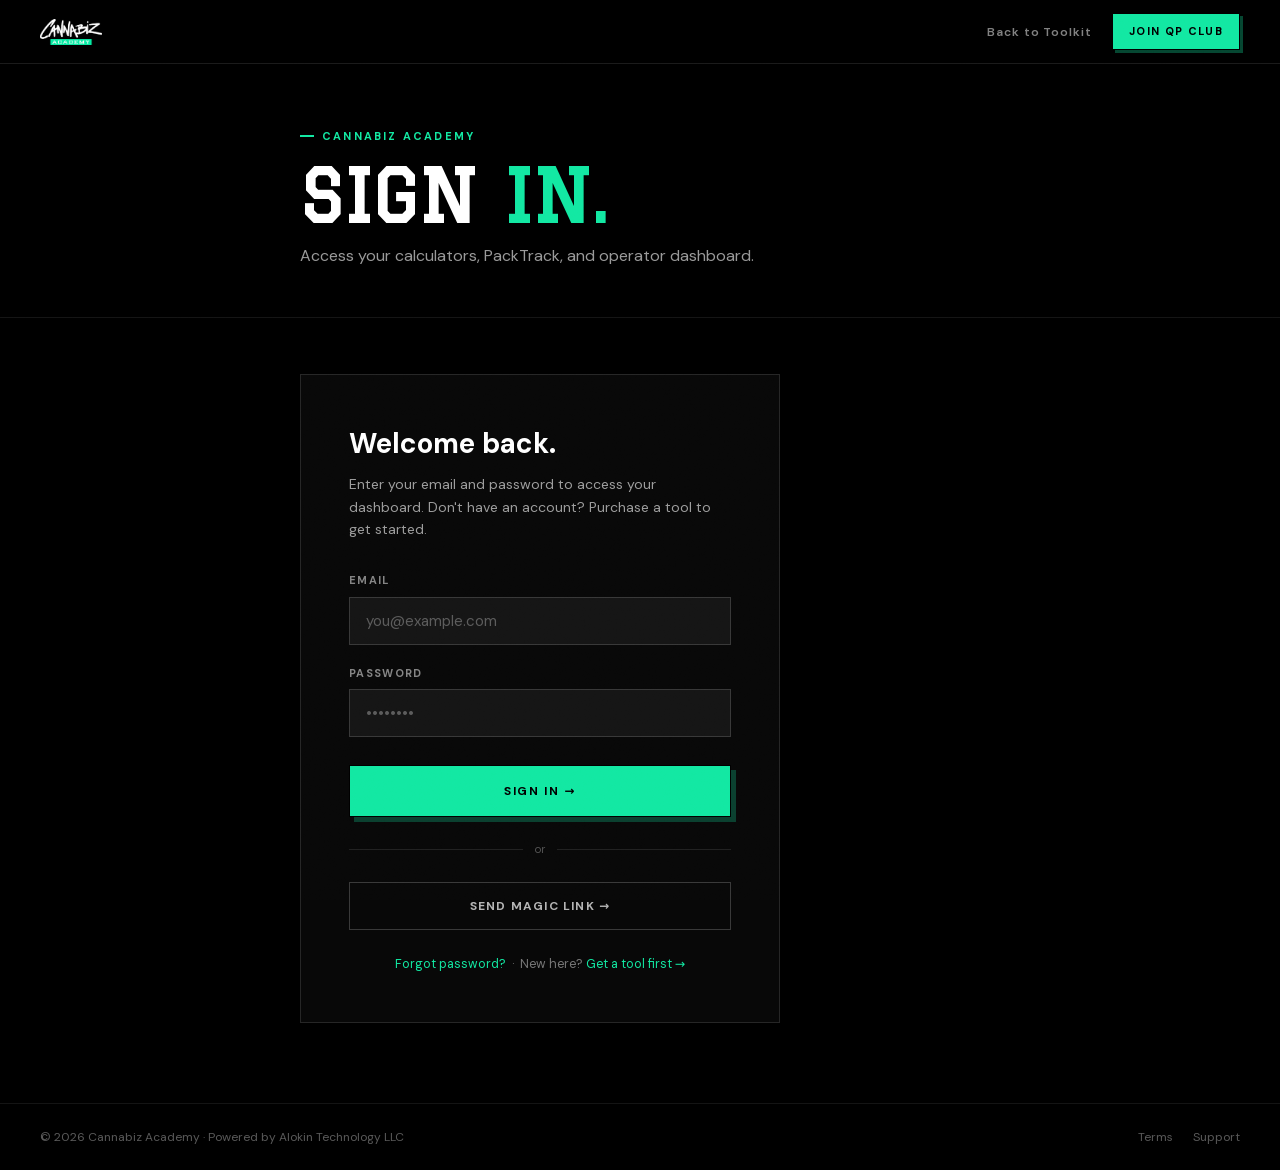
<file: support.html>
<!DOCTYPE html>
<html lang="en">
<head>
<meta charset="UTF-8">
<meta name="viewport" content="width=device-width,initial-scale=1">
<title>Cannabiz Academy</title>
<link rel="stylesheet" href="colors_and_type.css">
<link rel="icon" type="image/x-icon" href="assets/favicon.ico">
<link rel="icon" type="image/png" sizes="16x16" href="assets/favicon-16x16.png">
<link rel="icon" type="image/png" sizes="32x32" href="assets/favicon-32x32.png">
<link rel="icon" type="image/png" sizes="192x192" href="assets/favicon-192x192.png">
<link rel="apple-touch-icon" sizes="180x180" href="assets/apple-touch-icon.png">
<style>
  *, *::before, *::after { box-sizing: border-box; margin: 0; padding: 0; }
  html { scroll-behavior: smooth; }
  body { font-family: var(--font-body); background: #000; color: #fff; -webkit-font-smoothing: antialiased; line-height: 1.5; overflow-x: hidden; }
  a { color: inherit; text-decoration: none; }
  button { font: inherit; cursor: pointer; background: none; border: none; color: inherit; }
  img { display: block; max-width: 100%; }

  body::before {
    content: ''; position: fixed; inset: 0; z-index: 9999; pointer-events: none;
    background-image: url("data:image/svg+xml;utf8,<svg xmlns='http://www.w3.org/2000/svg' width='200' height='200'><filter id='n'><feTurbulence baseFrequency='.9' numOctaves='2' stitchTiles='stitch'/><feColorMatrix values='0 0 0 0 1  0 0 0 0 1  0 0 0 0 1  0 0 0 0.08 0'/></filter><rect width='100%25' height='100%25' filter='url(%23n)'/></svg>");
    mix-blend-mode: overlay; opacity: .55;
  }

  .page { display: none; min-height: 100vh; flex-direction: column; }
  .page.active { display: flex; }

  /* NAV */
  .nav {
    display: flex; align-items: center; justify-content: space-between;
    padding: 0 40px; height: 64px;
    border-bottom: 1px solid rgba(255,255,255,.1);
    position: sticky; top: 0; z-index: 200;
    background: rgba(0,0,0,.92); backdrop-filter: blur(12px);
  }
  .nav-logo { height: 26px; width: auto; }
  .nav-right { display: flex; align-items: center; gap: 20px; }
  .nav-link { font-size: 12px; font-weight: 600; letter-spacing: .08em; color: rgba(255,255,255,.5); transition: color .2s; }
  .nav-link:hover { color: #fff; }
  .nav-cta {
    font-size: 11px; font-weight: 700; letter-spacing: .12em; text-transform: uppercase;
    background: var(--cba-mint); color: #000; padding: 9px 16px;
    border: 1.5px solid #000; box-shadow: 3px 3px 0 rgba(18,232,162,.3);
    transition: transform .12s, box-shadow .12s;
  }
  .nav-cta:hover { transform: translate(1px,1px); box-shadow: 1px 1px 0 rgba(18,232,162,.3); }

  /* SHARED */
  .container { max-width: 760px; margin: 0 auto; padding: 0 40px; }
  .container.wide { max-width: 1100px; }
  .mint { color: var(--cba-mint); }
  .eyebrow {
    font-size: 11px; font-weight: 700; letter-spacing: .2em; text-transform: uppercase;
    color: var(--cba-mint); display: flex; align-items: center; gap: 8px; margin-bottom: 16px;
  }
  .eyebrow::before { content: ''; display: inline-block; width: 14px; height: 2px; background: var(--cba-mint); }

  .page-hero { padding: 64px 40px 48px; border-bottom: 1px solid rgba(255,255,255,.08); }
  .page-hero h1 {
    font-family: var(--font-display); font-size: clamp(36px, 6vw, 72px);
    text-transform: uppercase; line-height: .95; letter-spacing: .01em; margin-bottom: 14px;
  }
  .page-hero p { font-size: 16px; color: rgba(255,255,255,.6); line-height: 1.65; max-width: 520px; }

  .body-section { padding: 56px 40px 80px; flex: 1; }

  /* FOOTER */
  .footer {
    padding: 24px 40px; border-top: 1px solid rgba(255,255,255,.08);
    display: flex; justify-content: space-between; align-items: center; flex-wrap: wrap; gap: 12px;
    font-size: 12px; color: rgba(255,255,255,.35);
  }
  .footer a { color: rgba(255,255,255,.35); transition: color .2s; }
  .footer a:hover { color: var(--cba-mint); }
  .footer-links { display: flex; gap: 20px; }

  /* ── SIGN IN ── */
  .signin-card {
    background: rgba(255,255,255,.03); border: 1.5px solid rgba(255,255,255,.12);
    padding: 48px; max-width: 480px;
  }
  .signin-card h2 { font-family: var(--font-heading); font-size: 28px; font-weight: 700; margin-bottom: 8px; }
  .signin-card p { font-size: 14px; color: rgba(255,255,255,.6); margin-bottom: 32px; line-height: 1.6; }
  .form-group { margin-bottom: 20px; }
  .form-label { display: block; font-size: 11px; font-weight: 700; letter-spacing: .12em; text-transform: uppercase; color: rgba(255,255,255,.5); margin-bottom: 8px; }
  .form-input {
    width: 100%; padding: 13px 16px; background: rgba(255,255,255,.05);
    border: 1.5px solid rgba(255,255,255,.15); color: #fff;
    font-family: var(--font-body); font-size: 15px;
    transition: border-color .2s;
    outline: none;
  }
  .form-input:focus { border-color: var(--cba-mint); }
  .form-input::placeholder { color: rgba(255,255,255,.3); }
  .form-submit {
    width: 100%; padding: 16px; margin-top: 8px;
    background: var(--cba-mint); color: #000; border: 1.5px solid #000;
    font-family: var(--font-body); font-size: 12px; font-weight: 700;
    letter-spacing: .14em; text-transform: uppercase;
    box-shadow: 5px 5px 0 rgba(18,232,162,.25);
    cursor: pointer; transition: transform .12s, box-shadow .12s;
  }
  .form-submit:hover { transform: translate(2px,2px); box-shadow: 2px 2px 0 rgba(18,232,162,.25); }
  .form-divider { display: flex; align-items: center; gap: 12px; margin: 24px 0; }
  .form-divider span { font-size: 11px; color: rgba(255,255,255,.3); white-space: nowrap; }
  .form-divider::before, .form-divider::after { content: ''; flex: 1; height: 1px; background: rgba(255,255,255,.1); }
  .form-secondary {
    width: 100%; padding: 14px; background: transparent; color: rgba(255,255,255,.7);
    border: 1.5px solid rgba(255,255,255,.2); font-family: var(--font-body);
    font-size: 12px; font-weight: 700; letter-spacing: .1em; text-transform: uppercase;
    cursor: pointer; transition: border-color .2s, color .2s;
  }
  .form-secondary:hover { border-color: var(--cba-mint); color: var(--cba-mint); }
  .form-footer { margin-top: 24px; font-size: 12.5px; color: rgba(255,255,255,.45); text-align: center; line-height: 1.6; }
  .form-footer a { color: var(--cba-mint); }

  /* ── DASHBOARD ── */
  .dash-grid { display: grid; grid-template-columns: repeat(3, 1fr); gap: 0; border: 1.5px solid rgba(255,255,255,.12); margin-bottom: 40px; }
  @media (max-width: 700px) { .dash-grid { grid-template-columns: 1fr; } }
  .dash-card {
    padding: 32px 28px; border-right: 1px solid rgba(255,255,255,.1);
    display: flex; flex-direction: column; gap: 10px;
  }
  .dash-card:last-child { border-right: none; }
  .dash-card-num { font-family: var(--font-display); font-size: 11px; color: rgba(255,255,255,.2); letter-spacing: .18em; text-transform: uppercase; }
  .dash-card-name { font-family: var(--font-heading); font-size: 20px; font-weight: 700; }
  .dash-card-desc { font-size: 13px; color: rgba(255,255,255,.55); line-height: 1.6; flex: 1; }
  .dash-card-status { font-size: 10px; font-weight: 700; letter-spacing: .14em; text-transform: uppercase; padding: 3px 8px; display: inline-flex; align-items: center; gap: 5px; width: fit-content; }
  .dash-card-status.live { color: var(--cba-mint); border: 1px solid rgba(18,232,162,.3); background: rgba(18,232,162,.08); }
  .dash-card-status.beta { color: #fb923c; border: 1px solid rgba(251,146,60,.3); background: rgba(251,146,60,.08); }
  .dash-card-status .dot { width: 5px; height: 5px; border-radius: 50%; background: currentColor; }
  .dash-cta {
    display: flex; align-items: center; justify-content: center;
    padding: 11px 16px; font-size: 11px; font-weight: 700; letter-spacing: .12em; text-transform: uppercase;
    border: 1.5px solid rgba(255,255,255,.2); color: rgba(255,255,255,.7);
    transition: border-color .2s, color .2s; margin-top: 4px;
  }
  .dash-cta:hover { border-color: var(--cba-mint); color: var(--cba-mint); }
  .dash-cta.primary { background: var(--cba-mint); color: #000; border-color: var(--cba-mint); box-shadow: 4px 4px 0 rgba(18,232,162,.2); }
  .dash-cta.primary:hover { transform: translate(1px,1px); box-shadow: 2px 2px 0 rgba(18,232,162,.2); }

  .beta-notice {
    background: rgba(251,146,60,.06); border: 1px solid rgba(251,146,60,.25);
    border-left: 3px solid #fb923c; padding: 20px 24px; margin-bottom: 36px;
    font-size: 13.5px; line-height: 1.65; color: rgba(255,255,255,.75);
  }
  .beta-notice strong { color: #fff; }
  .beta-notice .title { font-size: 11px; font-weight: 700; letter-spacing: .16em; text-transform: uppercase; color: #fb923c; margin-bottom: 8px; }

  /* ── TERMS ── */
  .terms-body { max-width: 720px; }
  .terms-body h2 { font-family: var(--font-heading); font-size: 20px; font-weight: 700; margin: 40px 0 12px; padding-top: 40px; border-top: 1px solid rgba(255,255,255,.08); }
  .terms-body h2:first-child { margin-top: 0; padding-top: 0; border-top: none; }
  .terms-body p { font-size: 14px; line-height: 1.8; color: rgba(255,255,255,.7); margin-bottom: 14px; }
  .terms-body ul { padding-left: 20px; margin-bottom: 14px; }
  .terms-body li { font-size: 14px; line-height: 1.8; color: rgba(255,255,255,.7); margin-bottom: 6px; }
  .terms-body a { color: var(--cba-mint); }
  .terms-meta { font-size: 12px; color: rgba(255,255,255,.35); margin-bottom: 40px; padding-bottom: 28px; border-bottom: 1px solid rgba(255,255,255,.08); }

  /* ── SUPPORT ── */
  .support-grid { display: grid; grid-template-columns: 1fr 1fr; gap: 32px; margin-bottom: 48px; }
  @media (max-width: 700px) { .support-grid { grid-template-columns: 1fr; } }
  .support-option {
    background: rgba(255,255,255,.03); border: 1.5px solid rgba(255,255,255,.1);
    padding: 28px 24px; display: flex; flex-direction: column; gap: 10px;
  }
  .support-option-icon { font-size: 24px; margin-bottom: 4px; }
  .support-option-name { font-family: var(--font-heading); font-size: 18px; font-weight: 700; }
  .support-option-desc { font-size: 13px; color: rgba(255,255,255,.6); line-height: 1.6; flex: 1; }
  .support-option-cta {
    display: flex; align-items: center; justify-content: center;
    padding: 11px 16px; font-size: 11px; font-weight: 700; letter-spacing: .12em; text-transform: uppercase;
    border: 1.5px solid rgba(255,255,255,.2); color: rgba(255,255,255,.7); margin-top: 4px;
    transition: border-color .2s, color .2s;
  }
  .support-option-cta:hover { border-color: var(--cba-mint); color: var(--cba-mint); }
  .support-form { background: rgba(255,255,255,.02); border: 1px solid rgba(255,255,255,.1); padding: 36px; margin-bottom: 40px; }
  .support-form h3 { font-family: var(--font-heading); font-size: 20px; font-weight: 700; margin-bottom: 24px; }
  .select-input {
    width: 100%; padding: 13px 16px; background: rgba(255,255,255,.05);
    border: 1.5px solid rgba(255,255,255,.15); color: #fff;
    font-family: var(--font-body); font-size: 15px; outline: none;
    transition: border-color .2s; appearance: none;
  }
  .select-input:focus { border-color: var(--cba-mint); }
  .select-input option { background: #111; }
  .textarea-input {
    width: 100%; padding: 13px 16px; background: rgba(255,255,255,.05);
    border: 1.5px solid rgba(255,255,255,.15); color: #fff;
    font-family: var(--font-body); font-size: 14px; outline: none; resize: vertical; min-height: 120px;
    transition: border-color .2s;
  }
  .textarea-input:focus { border-color: var(--cba-mint); }
  .textarea-input::placeholder { color: rgba(255,255,255,.3); }

  @media (max-width: 600px) {
    .nav { padding: 0 20px; }
    .page-hero { padding: 48px 20px 36px; }
    .body-section { padding: 40px 20px 60px; }
    .footer { padding: 20px; }
    .signin-card { padding: 32px 24px; }
  }
</style>
</head>
<body>

<!-- ════════════════════════════════════
     SIGN IN
════════════════════════════════════ -->
<div class="page" id="page-signin">
  <nav class="nav">
    <a href="CBA Operator Toolkit v2.html"><img class="nav-logo" src="assets/logo-cba-white.png" alt="Cannabiz Academy"></a>
    <div class="nav-right">
      <a href="CBA Operator Toolkit v2.html" class="nav-link">Back to Toolkit</a>
      <a href="https://alokin.io/checkout#membership" class="nav-cta" target="_blank">Join QP Club</a>
    </div>
  </nav>

  <div class="page-hero">
    <div class="container">
      <div class="eyebrow">Cannabiz Academy</div>
      <h1>Sign <span class="mint">In.</span></h1>
      <p>Access your calculators, PackTrack, and operator dashboard.</p>
    </div>
  </div>

  <div class="body-section">
    <div class="container">
      <div class="signin-card">
        <h2>Welcome back.</h2>
        <p>Enter your email and password to access your dashboard. Don't have an account? Purchase a tool to get started.</p>

        <div class="form-group">
          <label class="form-label" for="email">Email</label>
          <input class="form-input" type="email" id="email" placeholder="you@example.com" autocomplete="email">
        </div>
        <div class="form-group">
          <label class="form-label" for="password">Password</label>
          <input class="form-input" type="password" id="password" placeholder="••••••••" autocomplete="current-password">
        </div>
        <button class="form-submit" onclick="handleSignIn()">Sign In →</button>

        <div class="form-divider"><span>or</span></div>
        <button class="form-secondary" onclick="handleMagicLink()">Send Magic Link →</button>

        <div class="form-footer">
          <a href="#" onclick="navigate('signin'); document.getElementById('email').focus()">Forgot password?</a> &nbsp;·&nbsp;
          New here? <a href="https://alokin.io/checkout" target="_blank">Get a tool first →</a>
        </div>
      </div>
    </div>
  </div>

  <div class="footer">
    <div>© 2026 Cannabiz Academy · Powered by Alokin Technology LLC</div>
    <div class="footer-links">
      <a href="#terms" onclick="navigate('terms')">Terms</a>
      <a href="#support" onclick="navigate('support')">Support</a>
    </div>
  </div>
</div>


<!-- ════════════════════════════════════
     DASHBOARD (Beta)
════════════════════════════════════ -->
<div class="page" id="page-dashboard">
  <nav class="nav">
    <a href="CBA Operator Toolkit v2.html"><img class="nav-logo" src="assets/logo-cba-white.png" alt="Cannabiz Academy"></a>
    <div class="nav-right">
      <a href="#signin" onclick="navigate('signin')" class="nav-link">Sign Out</a>
      <a href="https://alokin.io/checkout#membership" class="nav-cta" target="_blank">Upgrade</a>
    </div>
  </nav>

  <div class="page-hero">
    <div class="container wide">
      <div class="eyebrow">Member Dashboard · Beta</div>
      <h1>Your <span class="mint">tools.</span></h1>
      <p>Everything you've purchased is live below. Downloadable files unlock at beta exit.</p>
    </div>
  </div>

  <div class="body-section">
    <div class="container wide">

      <div class="beta-notice">
        <div class="title">⚡ Beta Access</div>
        <strong>You're in early.</strong> All tools you've purchased are accessible online through this dashboard. When beta closes, you'll also receive downloadable HTML files for every calculator you own. One purchase, both modes. No action needed on your end.
      </div>

      <div class="dash-grid">
        <div class="dash-card">
          <div class="dash-card-num">01</div>
          <div class="dash-card-name">Product Profit Calculator</div>
          <div class="dash-card-desc">Real COGS and margin per SKU. Know your numbers before you price anything.</div>
          <div class="dash-card-status live"><span class="dot"></span>Live</div>
          <a href="#" class="dash-cta primary">Open Calculator →</a>
        </div>
        <div class="dash-card">
          <div class="dash-card-num">02</div>
          <div class="dash-card-name">Distro Calculator</div>
          <div class="dash-card-desc">Full distribution math, solo and partner splits, deal-by-deal margin modeling.</div>
          <div class="dash-card-status live"><span class="dot"></span>Live</div>
          <a href="#" class="dash-cta primary">Open Calculator →</a>
        </div>
        <div class="dash-card">
          <div class="dash-card-num">03</div>
          <div class="dash-card-name">Outdoor &amp; Rosin Calculator</div>
          <div class="dash-card-desc">Real grow economics for outdoor, dep, and rosin operations.</div>
          <div class="dash-card-status live"><span class="dot"></span>Live</div>
          <a href="#" class="dash-cta primary">Open Calculator →</a>
        </div>
        <div class="dash-card">
          <div class="dash-card-num">04</div>
          <div class="dash-card-name">PackTrack Lite</div>
          <div class="dash-card-desc">Mobile-first wholesale tracking. COGS, margins, deals, commissions.</div>
          <div class="dash-card-status live"><span class="dot"></span>Live</div>
          <a href="#" class="dash-cta">Launch PackTrack →</a>
        </div>
        <div class="dash-card">
          <div class="dash-card-num">05</div>
          <div class="dash-card-name">PackTrack XL</div>
          <div class="dash-card-desc">Full Brand OS, desktop interface, agentic AI flows. Includes Lite during beta.</div>
          <div class="dash-card-status beta"><span class="dot"></span>Beta</div>
          <a href="#" class="dash-cta">Launch XL →</a>
        </div>
        <div class="dash-card">
          <div class="dash-card-num">06</div>
          <div class="dash-card-name">Chain + Ticket</div>
          <div class="dash-card-desc">Trust layer and deal flow engine. License verification and AI-matched deals.</div>
          <div class="dash-card-status beta"><span class="dot"></span>Beta</div>
          <a href="#" class="dash-cta">Launch Chain + Ticket →</a>
        </div>
      </div>

      <div style="border-top:1px solid rgba(255,255,255,.08);padding-top:32px;display:flex;justify-content:space-between;align-items:center;flex-wrap:wrap;gap:16px">
        <div>
          <div style="font-size:11px;font-weight:700;letter-spacing:.16em;text-transform:uppercase;color:rgba(255,255,255,.35);margin-bottom:6px">Not seeing a tool?</div>
          <div style="font-size:13.5px;color:rgba(255,255,255,.6)">Email <a href="mailto:info@cannabizacademy.io" style="color:var(--cba-mint)">info@cannabizacademy.io</a> with your order number and we'll sort it.</div>
        </div>
        <a href="https://alokin.io/checkout" target="_blank" style="display:inline-flex;align-items:center;gap:8px;padding:12px 20px;border:1.5px solid rgba(255,255,255,.2);color:rgba(255,255,255,.6);font-size:11px;font-weight:700;letter-spacing:.12em;text-transform:uppercase;transition:border-color .2s,color .2s" onmouseover="this.style.borderColor='#12E8A2';this.style.color='#12E8A2'" onmouseout="this.style.borderColor='rgba(255,255,255,.2)';this.style.color='rgba(255,255,255,.6)'">Add More Tools →</a>
      </div>

    </div>
  </div>

  <div class="footer">
    <div>© 2026 Cannabiz Academy · Powered by Alokin Technology LLC</div>
    <div class="footer-links">
      <a href="#terms" onclick="navigate('terms')">Terms</a>
      <a href="#support" onclick="navigate('support')">Support</a>
    </div>
  </div>
</div>


<!-- ════════════════════════════════════
     TERMS OF SERVICE
════════════════════════════════════ -->
<div class="page" id="page-terms">
  <nav class="nav">
    <a href="CBA Operator Toolkit v2.html"><img class="nav-logo" src="assets/logo-cba-white.png" alt="Cannabiz Academy"></a>
    <div class="nav-right">
      <a href="CBA Operator Toolkit v2.html" class="nav-link">Back to Toolkit</a>
    </div>
  </nav>

  <div class="page-hero">
    <div class="container">
      <div class="eyebrow">Legal</div>
      <h1>Terms of <span class="mint">Service.</span></h1>
      <p>Please read these terms carefully before purchasing or using any Cannabiz Academy or Alokin products.</p>
    </div>
  </div>

  <div class="body-section">
    <div class="container">
      <div class="terms-meta">Last updated: April 2026 &nbsp;·&nbsp; Cannabiz Academy / Alokin Technology LLC</div>
      <div class="terms-body">

        <h2>1. Acceptance of Terms</h2>
        <p>By purchasing, accessing, or using any product offered by Cannabiz Academy or Alokin Technology LLC (collectively "we," "us," or "our"), you agree to be bound by these Terms of Service. If you do not agree, do not use our products.</p>

        <h2>2. Products and Access</h2>
        <p>We offer two categories of products:</p>
        <ul>
          <li><strong>Calculators (one-time purchase):</strong> Business intelligence tools delivered as web-based applications. Upon purchase, you receive lifetime access to the tool in your member dashboard. During beta, access is online only. After beta exit, you will also receive downloadable HTML files.</li>
          <li><strong>SaaS Subscriptions:</strong> PackTrack Lite, PackTrack XL, and Chain + Ticket Duo are monthly subscription products operated by Alokin Technology LLC. Access continues as long as your subscription is active.</li>
        </ul>
        <p>Beta products are provided as-is with access subject to availability. We reserve the right to modify, pause, or update beta products at any time with reasonable notice.</p>

        <h2>3. Payments and Billing</h2>
        <p>All payments are processed by Stripe on behalf of Alokin Technology LLC. By completing a purchase, you authorize us to charge the payment method provided. All prices are in USD.</p>
        <p>For monthly subscriptions, billing recurs automatically on the same date each month until cancelled. For beta products, the one-month upfront payment covers your 4th month of service after beta closes; months 1–3 post-beta are provided free of charge.</p>
        <p>QP Annual membership pricing and discounts are valid for the duration of the annual subscription period and apply as described at time of purchase.</p>

        <h2>4. Refunds</h2>
        <p>Calculator purchases (one-time): Refunds are considered on a case-by-case basis within 7 days of purchase if the tool cannot be accessed or is materially different from its description. Contact <a href="mailto:info@cannabizacademy.io">info@cannabizacademy.io</a> with your order number.</p>
        <p>Subscriptions: You may cancel at any time. Cancellation stops future billing; no partial refunds are issued for the current billing period. Beta upfront payments are non-refundable once beta access has been granted.</p>

        <h2>5. Acceptable Use</h2>
        <p>Our tools are licensed for personal business use by the purchasing operator or entity. You may not:</p>
        <ul>
          <li>Resell, sublicense, or redistribute our calculators or software</li>
          <li>Share login credentials or dashboard access with third parties outside your organization</li>
          <li>Reverse-engineer, copy, or reproduce the underlying logic or code of any product</li>
          <li>Use our tools for any unlawful purpose</li>
        </ul>

        <h2>6. Intellectual Property</h2>
        <p>All content, tools, calculators, brand assets, and software are the intellectual property of Cannabiz Academy and Alokin Technology LLC. The purchase of a product grants you a non-exclusive, non-transferable license to use that product for your own business operations.</p>

        <h2>7. Disclaimers</h2>
        <p>Our calculators and tools provide business intelligence outputs based on inputs you provide. They are not legal, financial, or compliance advice. Outputs should be reviewed by qualified professionals before being relied upon for business decisions. We make no guarantees about the accuracy of outputs relative to your specific market conditions.</p>
        <p>Cannabis is a federally controlled substance in the United States. Our tools are designed for use by licensed operators in jurisdictions where cannabis is legal. We do not facilitate or encourage any unlawful activity.</p>

        <h2>8. Limitation of Liability</h2>
        <p>To the maximum extent permitted by law, Cannabiz Academy and Alokin Technology LLC shall not be liable for any indirect, incidental, special, or consequential damages arising from your use of our products. Our total liability to you shall not exceed the amount you paid us in the 12 months preceding the claim.</p>

        <h2>9. Governing Law</h2>
        <p>These terms are governed by the laws of the State of California. Any disputes shall be resolved in the courts of California.</p>

        <h2>10. Changes to Terms</h2>
        <p>We may update these terms from time to time. Material changes will be communicated via email to active subscribers. Continued use of our products after changes constitutes acceptance of the updated terms.</p>

        <h2>11. Contact</h2>
        <p>For questions about these terms, contact us at <a href="mailto:info@cannabizacademy.io">info@cannabizacademy.io</a> or through our <a href="#support" onclick="navigate('support')">support page</a>.</p>

      </div>
    </div>
  </div>

  <div class="footer">
    <div>© 2026 Cannabiz Academy · Alokin Technology LLC</div>
    <div class="footer-links">
      <a href="#support" onclick="navigate('support')">Support</a>
      <a href="#signin" onclick="navigate('signin')">Sign In</a>
    </div>
  </div>
</div>


<!-- ════════════════════════════════════
     SUPPORT
════════════════════════════════════ -->
<div class="page" id="page-support">
  <nav class="nav">
    <a href="CBA Operator Toolkit v2.html"><img class="nav-logo" src="assets/logo-cba-white.png" alt="Cannabiz Academy"></a>
    <div class="nav-right">
      <a href="CBA Operator Toolkit v2.html" class="nav-link">Back to Toolkit</a>
      <a href="#signin" onclick="navigate('signin')" class="nav-link">Sign In</a>
    </div>
  </nav>

  <div class="page-hero">
    <div class="container">
      <div class="eyebrow">Cannabiz Academy</div>
      <h1>We've got <span class="mint">you.</span></h1>
      <p>Real people. Real replies. If your question isn't below, send it — we'll get back within one business day.</p>
    </div>
  </div>

  <div class="body-section">
    <div class="container">

      <div class="support-grid">
        <div class="support-option">
          <div class="support-option-icon">📧</div>
          <div class="support-option-name">Email Support</div>
          <div class="support-option-desc">For order issues, access problems, refund requests, or anything that needs a human. We reply within one business day.</div>
          <a href="mailto:info@cannabizacademy.io" class="support-option-cta">info@cannabizacademy.io →</a>
        </div>
        <div class="support-option">
          <div class="support-option-icon">⚡</div>
          <div class="support-option-name">Access Issues</div>
          <div class="support-option-desc">Bought a tool but can't access it? Email us your order number and email address and we'll sort it manually — usually same day during beta.</div>
          <a href="mailto:info@cannabizacademy.io?subject=Access Issue" class="support-option-cta">Report Access Issue →</a>
        </div>
      </div>

      <div class="support-form">
        <h3>Send a message.</h3>
        <div class="form-group">
          <label class="form-label">Your email</label>
          <input class="form-input" type="email" placeholder="you@example.com">
        </div>
        <div class="form-group">
          <label class="form-label">Topic</label>
          <select class="select-input">
            <option value="" disabled selected>Select a topic</option>
            <option>I can't access a tool I purchased</option>
            <option>Question about a calculator</option>
            <option>PackTrack or Chain + Ticket question</option>
            <option>Billing or refund request</option>
            <option>QP Club or membership question</option>
            <option>Beta program question</option>
            <option>Other</option>
          </select>
        </div>
        <div class="form-group">
          <label class="form-label">Message</label>
          <textarea class="textarea-input" placeholder="Tell us what's going on. Include your order number if this is about a purchase."></textarea>
        </div>
        <button class="form-submit" onclick="handleSupport()">Send Message →</button>
      </div>

      <!-- Quick answers -->
      <div style="border-top:1px solid rgba(255,255,255,.08);padding-top:36px">
        <div style="font-size:11px;font-weight:700;letter-spacing:.18em;text-transform:uppercase;color:rgba(255,255,255,.35);margin-bottom:20px">Quick Answers</div>
        <div style="display:flex;flex-direction:column;gap:0;border:1px solid rgba(255,255,255,.1)">
          <div style="padding:16px 20px;border-bottom:1px solid rgba(255,255,255,.08)">
            <div style="font-size:14px;font-weight:600;margin-bottom:4px">I bought a calc but don't see it in my dashboard.</div>
            <div style="font-size:13px;color:rgba(255,255,255,.55)">Email info@cannabizacademy.io with your order number. We grant access manually during beta — usually same day.</div>
          </div>
          <div style="padding:16px 20px;border-bottom:1px solid rgba(255,255,255,.08)">
            <div style="font-size:14px;font-weight:600;margin-bottom:4px">When does beta end?</div>
            <div style="font-size:13px;color:rgba(255,255,255,.55)">We haven't set a fixed date yet. Beta users will receive 30-day, 7-day, and day-of notice before the transition. Your access never lapses.</div>
          </div>
          <div style="padding:16px 20px;border-bottom:1px solid rgba(255,255,255,.08)">
            <div style="font-size:14px;font-weight:600;margin-bottom:4px">Can I get a refund?</div>
            <div style="font-size:13px;color:rgba(255,255,255,.55)">Calculators: within 7 days if there's an access or delivery issue. Subscriptions: cancel anytime, no partial refunds. See our <a href="#terms" onclick="navigate('terms')" style="color:var(--cba-mint)">full terms</a>.</div>
          </div>
          <div style="padding:16px 20px">
            <div style="font-size:14px;font-weight:600;margin-bottom:4px">How do I cancel my subscription?</div>
            <div style="font-size:13px;color:rgba(255,255,255,.55)">Email info@cannabizacademy.io with your account email and we'll process it. Post-beta, self-serve cancellation will be in your dashboard.</div>
          </div>
        </div>
      </div>

    </div>
  </div>

  <div class="footer">
    <div>© 2026 Cannabiz Academy · Powered by Alokin Technology LLC</div>
    <div class="footer-links">
      <a href="#terms" onclick="navigate('terms')">Terms</a>
      <a href="#signin" onclick="navigate('signin')">Sign In</a>
    </div>
  </div>
</div>


<script>
  const PAGES = ['signin','dashboard','terms','support'];

  function navigate(page) {
    PAGES.forEach(p => {
      const el = document.getElementById('page-' + p);
      if (el) el.classList.remove('active');
    });
    const target = document.getElementById('page-' + page);
    if (target) { target.classList.add('active'); window.scrollTo(0,0); }
    window.location.hash = page;
  }

  function handleSignIn() {
    // Placeholder — wire to real auth
    alert('Sign in functionality coming soon. Email info@cannabizacademy.io for beta dashboard access.');
  }

  function handleMagicLink() {
    const email = document.getElementById('email').value;
    if (!email) { document.getElementById('email').focus(); return; }
    alert('Magic link sent to ' + email + ' — check your inbox.');
  }

  function handleSupport() {
    alert('Message received — we\'ll reply within one business day. For faster help email info@cannabizacademy.io directly.');
  }

  function init() {
    const hash = window.location.hash.replace('#','') || 'signin';
    navigate(PAGES.includes(hash) ? hash : 'signin');
  }

  window.addEventListener('hashchange', () => {
    const hash = window.location.hash.replace('#','') || 'signin';
    navigate(PAGES.includes(hash) ? hash : 'signin');
  });

  init();
</script>
</body>
</html>
</file>
<file: colors_and_type.css>
/* =========================================================================
   Cannabiz Academy — Colors + Type Foundations
   Source of truth for brand colors, type scale, and semantic CSS vars.
   Import this file anywhere in the design system.
   ========================================================================= */

/* ---- Fonts -------------------------------------------------------------- */
@font-face {
  font-family: "Graduate";
  font-style: normal;
  font-weight: 400;
  font-display: swap;
  src: url("fonts/Graduate-Regular.woff2") format("woff2");
}

@font-face {
  font-family: "DM Sans";
  font-style: normal;
  font-weight: 100 1000;
  font-display: swap;
  src: url("fonts/DMSans-VariableFont.woff2") format("woff2-variations"),
       url("fonts/DMSans-VariableFont.woff2") format("woff2");
}

/* ---- Design Tokens ------------------------------------------------------ */
:root {
  /* ---- Brand colors ---- */
  --cba-black:    #000000;   /* primary — wordmark, text, dominant bg */
  --cba-mint:     #12E8A2;   /* signature accent — "ACADEMY" badge, CTAs */
  --cba-gray:     #F4F4F4;   /* near-white bg */
  --cba-charcoal: #38373B;   /* tertiary depth accent only — never primary */
  --cba-white:    #FFFFFF;

  /* ---- Extended mint scale (for hover/press/borders, derived) ---- */
  --cba-mint-900: #04301F;   /* deep mint text on mint bg */
  --cba-mint-700: #0A8E60;   /* pressed state */
  --cba-mint-500: #12E8A2;   /* base */
  --cba-mint-300: #6BF1C3;   /* hover tint on dark bg */
  --cba-mint-100: #D5FBEC;   /* mint wash / soft bg */

  /* ---- Charcoal / neutral scale ---- */
  --cba-ink-900: #000000;
  --cba-ink-800: #1A1A1C;
  --cba-ink-700: #38373B;   /* charcoal */
  --cba-ink-500: #6B6A6F;
  --cba-ink-300: #B4B3B7;
  --cba-ink-200: #DEDEDF;
  --cba-ink-100: #F4F4F4;   /* gray bg */
  --cba-ink-050: #FAFAFA;

  /* ---- Semantic surface + foreground ---- */
  --bg:          var(--cba-gray);
  --bg-inverse:  var(--cba-black);
  --surface:     var(--cba-white);
  --surface-2:   var(--cba-ink-100);
  --surface-dark: var(--cba-ink-800);

  --fg:          var(--cba-black);
  --fg-muted:    var(--cba-ink-500);
  --fg-subtle:   var(--cba-ink-300);
  --fg-inverse:  var(--cba-white);
  --fg-on-mint:  var(--cba-black);   /* mint is light — text goes black */

  --accent:      var(--cba-mint);
  --accent-hover:   var(--cba-mint-300);
  --accent-pressed: var(--cba-mint-700);
  --accent-soft: var(--cba-mint-100);

  --border:       var(--cba-ink-200);
  --border-strong: var(--cba-black);

  /* ---- Membership tier tokens ---- */
  --tier-bronze: #A06A3E;
  --tier-silver: #B9BBBF;
  --tier-gold:   #D4A437;

  /* ---- Type ---- */
  --font-display:  "Graduate", "Rockwell", "Courier New", serif;   /* slab, uppercase */
  --font-heading:  "DM Sans", system-ui, -apple-system, sans-serif; /* bold heads */
  --font-body:     "DM Sans", system-ui, -apple-system, sans-serif;
  --font-mono:     ui-monospace, "SF Mono", Menlo, monospace;

  /* Type scale — optimized for editorial weight + headline impact */
  --fs-hero:     clamp(48px, 7vw, 112px);
  --fs-display:  clamp(40px, 5vw, 72px);
  --fs-h1:       48px;
  --fs-h2:       36px;
  --fs-h3:       24px;
  --fs-h4:       20px;
  --fs-body-lg:  18px;
  --fs-body:     16px;
  --fs-body-sm:  14px;
  --fs-label:    12px;
  --fs-micro:    11px;

  --lh-tight:    1.02;
  --lh-heading:  1.1;
  --lh-snug:     1.25;
  --lh-body:     1.5;
  --lh-loose:    1.7;

  --tracking-display: 0.02em;  /* slab serif likes a touch of track */
  --tracking-label:   0.08em;  /* small caps labels */
  --tracking-tight:  -0.01em;

  /* ---- Spacing (4px base) ---- */
  --space-0:  0;
  --space-1:  4px;
  --space-2:  8px;
  --space-3:  12px;
  --space-4:  16px;
  --space-5:  24px;
  --space-6:  32px;
  --space-7:  48px;
  --space-8:  64px;
  --space-9:  96px;
  --space-10: 128px;

  /* ---- Radii ---- */
  --radius-0:  0;       /* brand default: hard corners like the ACADEMY badge */
  --radius-sm: 4px;
  --radius-md: 8px;
  --radius-lg: 12px;
  --radius-pill: 999px;

  /* ---- Shadows — understated. Brand leans flat + high-contrast ---- */
  --shadow-sm:  0 1px 2px rgba(0,0,0,0.06);
  --shadow-md:  0 4px 16px rgba(0,0,0,0.08);
  --shadow-lg:  0 16px 40px rgba(0,0,0,0.12);
  --shadow-offset: 6px 6px 0 var(--cba-black);  /* signature: hard offset */

  /* ---- Motion ---- */
  --ease-standard: cubic-bezier(.2, .7, .2, 1);
  --ease-in:       cubic-bezier(.4, 0, 1, 1);
  --ease-out:      cubic-bezier(0, 0, .2, 1);
  --dur-fast: 120ms;
  --dur-base: 200ms;
  --dur-slow: 360ms;
}

/* =========================================================================
   Semantic type classes — apply directly, no utilities required.
   ========================================================================= */

.cba-hero,
h1.cba-hero {
  font-family: var(--font-display);
  font-weight: 400;
  font-size: var(--fs-hero);
  line-height: var(--lh-tight);
  letter-spacing: var(--tracking-display);
  text-transform: uppercase;
  color: var(--fg);
}

.cba-display {
  font-family: var(--font-display);
  font-weight: 400;
  font-size: var(--fs-display);
  line-height: var(--lh-tight);
  letter-spacing: var(--tracking-display);
  text-transform: uppercase;
  color: var(--fg);
}

.cba-h1 {
  font-family: var(--font-heading);
  font-weight: 700;
  font-size: var(--fs-h1);
  line-height: var(--lh-heading);
  letter-spacing: var(--tracking-tight);
  color: var(--fg);
}

.cba-h2 {
  font-family: var(--font-heading);
  font-weight: 700;
  font-size: var(--fs-h2);
  line-height: var(--lh-heading);
  letter-spacing: var(--tracking-tight);
  color: var(--fg);
}

.cba-h3 {
  font-family: var(--font-heading);
  font-weight: 700;
  font-size: var(--fs-h3);
  line-height: var(--lh-snug);
  color: var(--fg);
}

.cba-h4 {
  font-family: var(--font-heading);
  font-weight: 500;
  font-size: var(--fs-h4);
  line-height: var(--lh-snug);
  color: var(--fg);
}

.cba-eyebrow {
  font-family: var(--font-body);
  font-weight: 700;
  font-size: var(--fs-label);
  line-height: 1;
  letter-spacing: var(--tracking-label);
  text-transform: uppercase;
  color: var(--fg-muted);
}

.cba-body-lg {
  font-family: var(--font-body);
  font-weight: 400;
  font-size: var(--fs-body-lg);
  line-height: var(--lh-body);
  color: var(--fg);
}

.cba-body {
  font-family: var(--font-body);
  font-weight: 400;
  font-size: var(--fs-body);
  line-height: var(--lh-body);
  color: var(--fg);
}

.cba-body-medium {
  font-family: var(--font-body);
  font-weight: 500;
  font-size: var(--fs-body);
  line-height: var(--lh-body);
  color: var(--fg);
}

.cba-body-sm {
  font-family: var(--font-body);
  font-weight: 400;
  font-size: var(--fs-body-sm);
  line-height: var(--lh-body);
  color: var(--fg);
}

.cba-label {
  font-family: var(--font-body);
  font-weight: 500;
  font-size: var(--fs-label);
  line-height: 1;
  letter-spacing: var(--tracking-label);
  text-transform: uppercase;
  color: var(--fg);
}

/* =========================================================================
   Base element reset — opt in via .cba-root on a container.
   ========================================================================= */
.cba-root {
  font-family: var(--font-body);
  color: var(--fg);
  background: var(--bg);
  -webkit-font-smoothing: antialiased;
  -moz-osx-font-smoothing: grayscale;
}

.cba-root h1 { font: 700 var(--fs-h1)/var(--lh-heading) var(--font-heading); letter-spacing: var(--tracking-tight); margin: 0; }
.cba-root h2 { font: 700 var(--fs-h2)/var(--lh-heading) var(--font-heading); letter-spacing: var(--tracking-tight); margin: 0; }
.cba-root h3 { font: 700 var(--fs-h3)/var(--lh-snug) var(--font-heading); margin: 0; }
.cba-root h4 { font: 500 var(--fs-h4)/var(--lh-snug) var(--font-heading); margin: 0; }
.cba-root p  { font: 400 var(--fs-body)/var(--lh-body) var(--font-body); margin: 0 0 1em; }
.cba-root code, .cba-root pre { font-family: var(--font-mono); }
.cba-root a { color: var(--fg); text-decoration: underline; text-underline-offset: 3px; }
.cba-root a:hover { color: var(--accent-pressed); }

/* Selection — claim the mint */
.cba-root ::selection {
  background: var(--cba-mint);
  color: var(--cba-black);
}
</file>
